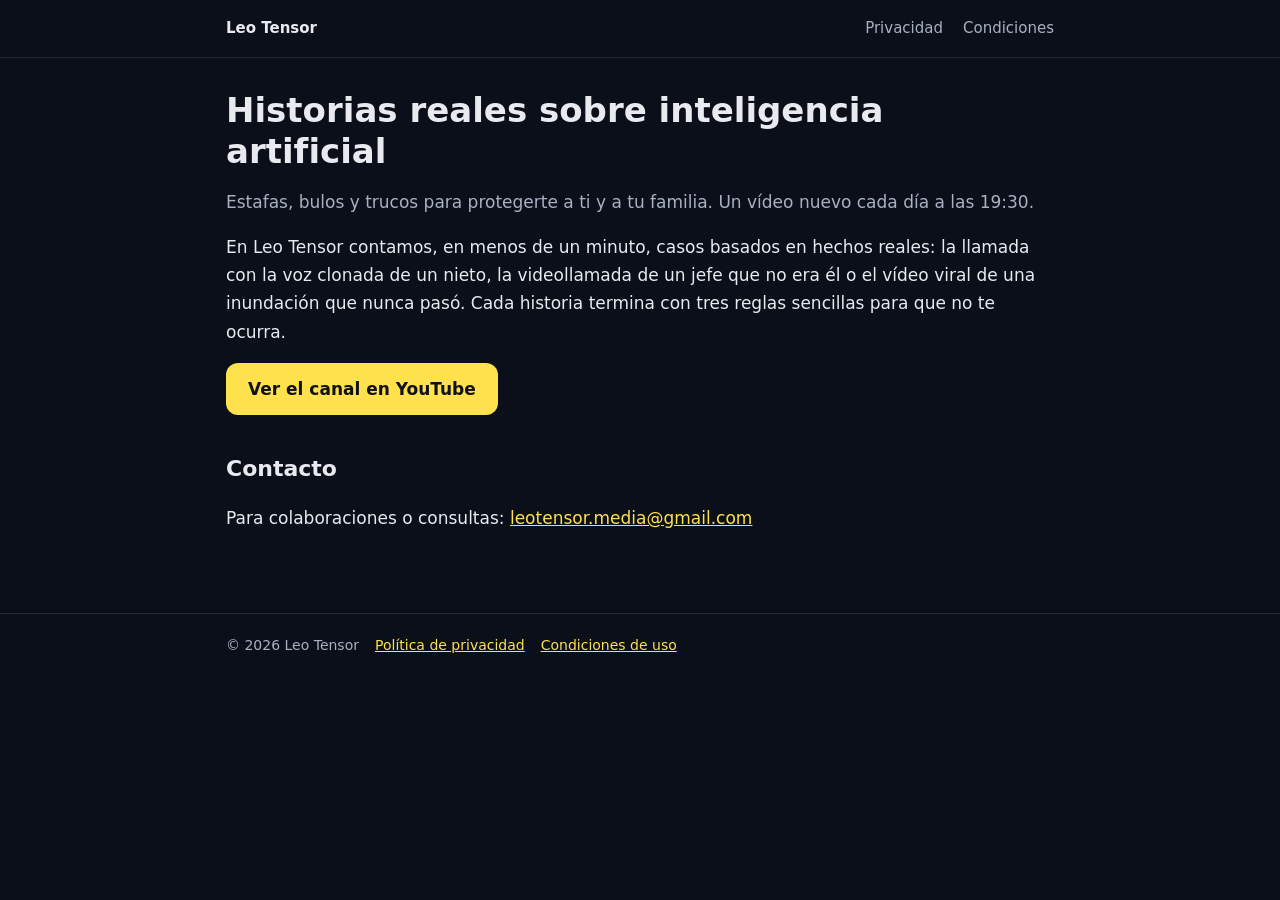
<file: index.html>
<!doctype html>
<html lang="es">
<head>
<meta charset="utf-8">
<meta name="viewport" content="width=device-width, initial-scale=1">
<!-- VERIFICACION_GOOGLE -->
<title>Leo Tensor · Historias reales sobre inteligencia artificial</title>
<meta name="description" content="Historias reales sobre inteligencia artificial: estafas, bulos y trucos para protegerte a ti y a tu familia. Un vídeo nuevo cada día a las 19:30.">
<link rel="stylesheet" href="estilo.css">
</head>
<body>
<header><nav><a class="marca" href="index.html">Leo Tensor</a><a href="privacidad.html">Privacidad</a><a href="condiciones.html">Condiciones</a></nav></header>
<main>
  <h1>Historias reales sobre inteligencia artificial</h1>
  <p class="tenue">Estafas, bulos y trucos para protegerte a ti y a tu familia. Un vídeo nuevo cada día a las 19:30.</p>
  <p>En Leo Tensor contamos, en menos de un minuto, casos basados en hechos reales: la llamada con la voz clonada de un nieto, la videollamada de un jefe que no era él o el vídeo viral de una inundación que nunca pasó. Cada historia termina con tres reglas sencillas para que no te ocurra.</p>
  <p><a class="boton" href="https://www.youtube.com/@leotensor">Ver el canal en YouTube</a></p>
  <h2>Contacto</h2>
  <p>Para colaboraciones o consultas: <a href="mailto:leotensor.media@gmail.com">leotensor.media@gmail.com</a></p>
</main>
<footer><div><span>© 2026 Leo Tensor</span><a href="privacidad.html">Política de privacidad</a><a href="condiciones.html">Condiciones de uso</a></div></footer>
</body>
</html>
</file>
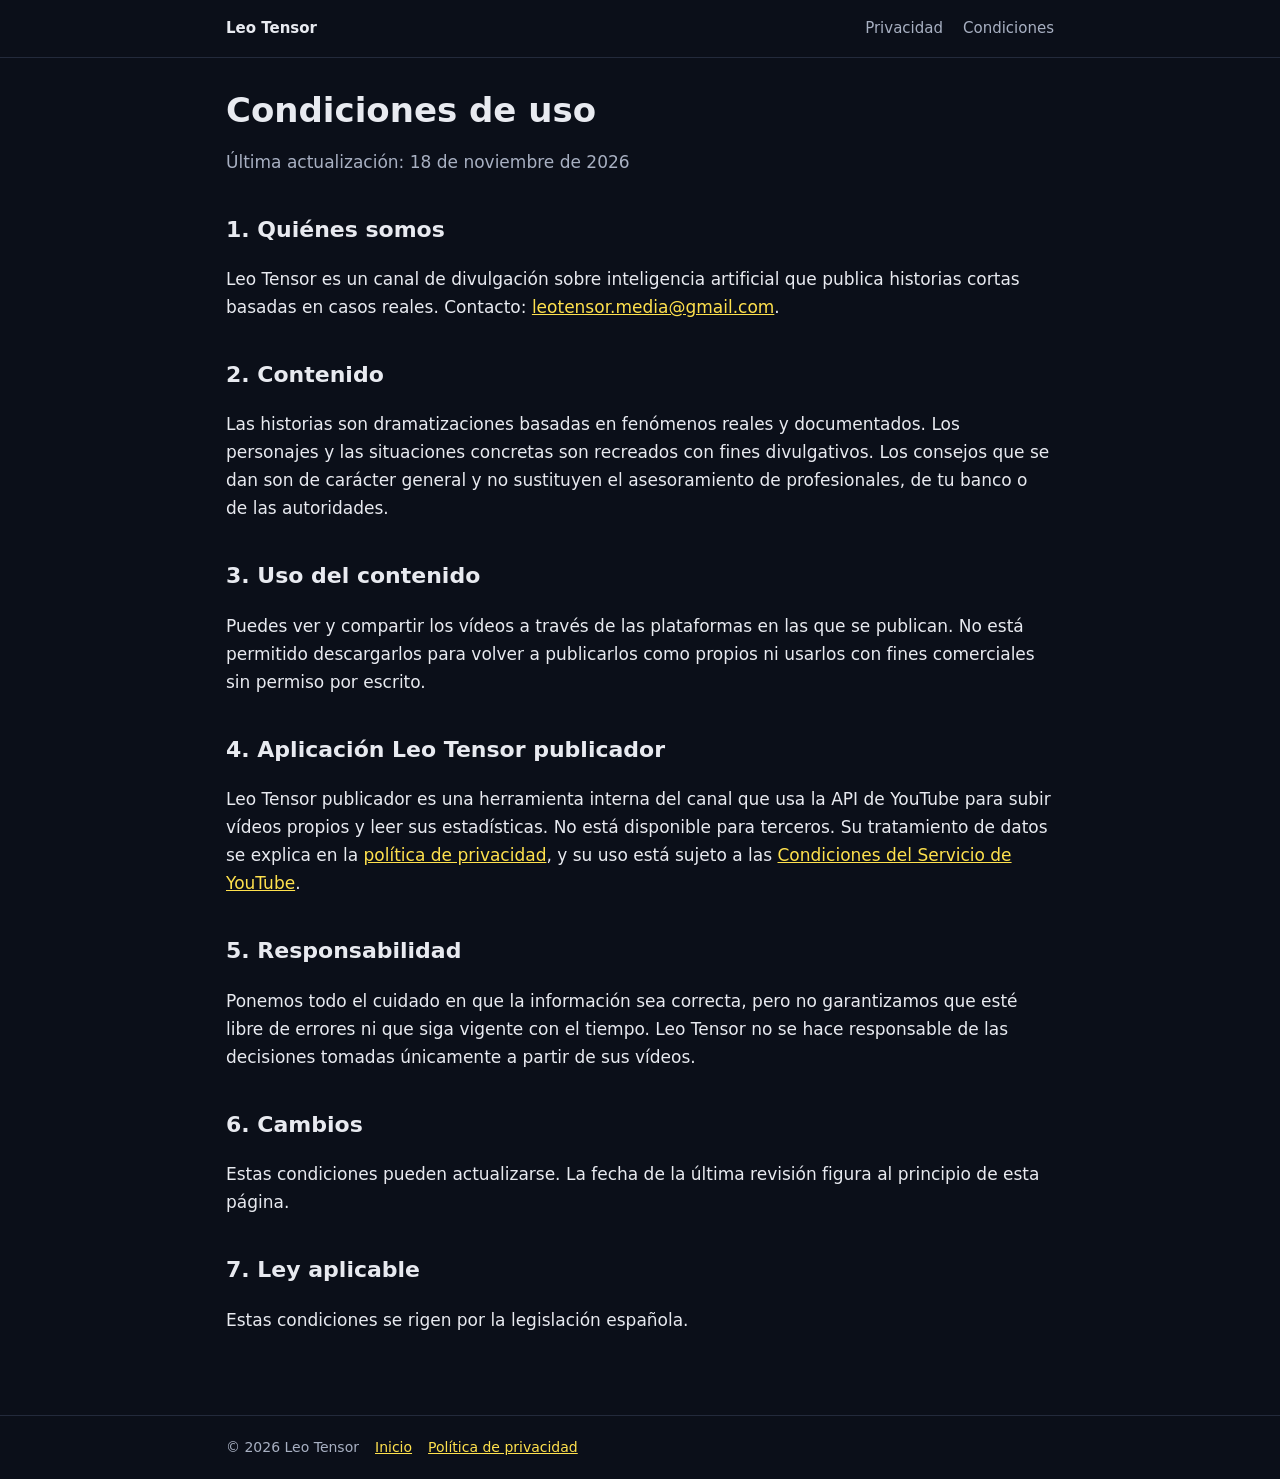
<file: condiciones.html>
<!doctype html>
<html lang="es">
<head>
<meta charset="utf-8">
<meta name="viewport" content="width=device-width, initial-scale=1">
<title>Condiciones de uso · Leo Tensor</title>
<link rel="stylesheet" href="estilo.css">
</head>
<body>
<header><nav><a class="marca" href="index.html">Leo Tensor</a><a href="privacidad.html">Privacidad</a><a href="condiciones.html">Condiciones</a></nav></header>
<main>
  <h1>Condiciones de uso</h1>
  <p class="tenue">Última actualización: 18 de noviembre de 2026</p>

  <h2>1. Quiénes somos</h2>
  <p>Leo Tensor es un canal de divulgación sobre inteligencia artificial que publica historias cortas basadas en casos reales. Contacto: <a href="mailto:leotensor.media@gmail.com">leotensor.media@gmail.com</a>.</p>

  <h2>2. Contenido</h2>
  <p>Las historias son dramatizaciones basadas en fenómenos reales y documentados. Los personajes y las situaciones concretas son recreados con fines divulgativos. Los consejos que se dan son de carácter general y no sustituyen el asesoramiento de profesionales, de tu banco o de las autoridades.</p>

  <h2>3. Uso del contenido</h2>
  <p>Puedes ver y compartir los vídeos a través de las plataformas en las que se publican. No está permitido descargarlos para volver a publicarlos como propios ni usarlos con fines comerciales sin permiso por escrito.</p>

  <h2>4. Aplicación Leo Tensor publicador</h2>
  <p>Leo Tensor publicador es una herramienta interna del canal que usa la API de YouTube para subir vídeos propios y leer sus estadísticas. No está disponible para terceros. Su tratamiento de datos se explica en la <a href="privacidad.html">política de privacidad</a>, y su uso está sujeto a las <a href="https://www.youtube.com/t/terms">Condiciones del Servicio de YouTube</a>.</p>

  <h2>5. Responsabilidad</h2>
  <p>Ponemos todo el cuidado en que la información sea correcta, pero no garantizamos que esté libre de errores ni que siga vigente con el tiempo. Leo Tensor no se hace responsable de las decisiones tomadas únicamente a partir de sus vídeos.</p>

  <h2>6. Cambios</h2>
  <p>Estas condiciones pueden actualizarse. La fecha de la última revisión figura al principio de esta página.</p>

  <h2>7. Ley aplicable</h2>
  <p>Estas condiciones se rigen por la legislación española.</p>
</main>
<footer><div><span>© 2026 Leo Tensor</span><a href="index.html">Inicio</a><a href="privacidad.html">Política de privacidad</a></div></footer>
</body>
</html>
</file>
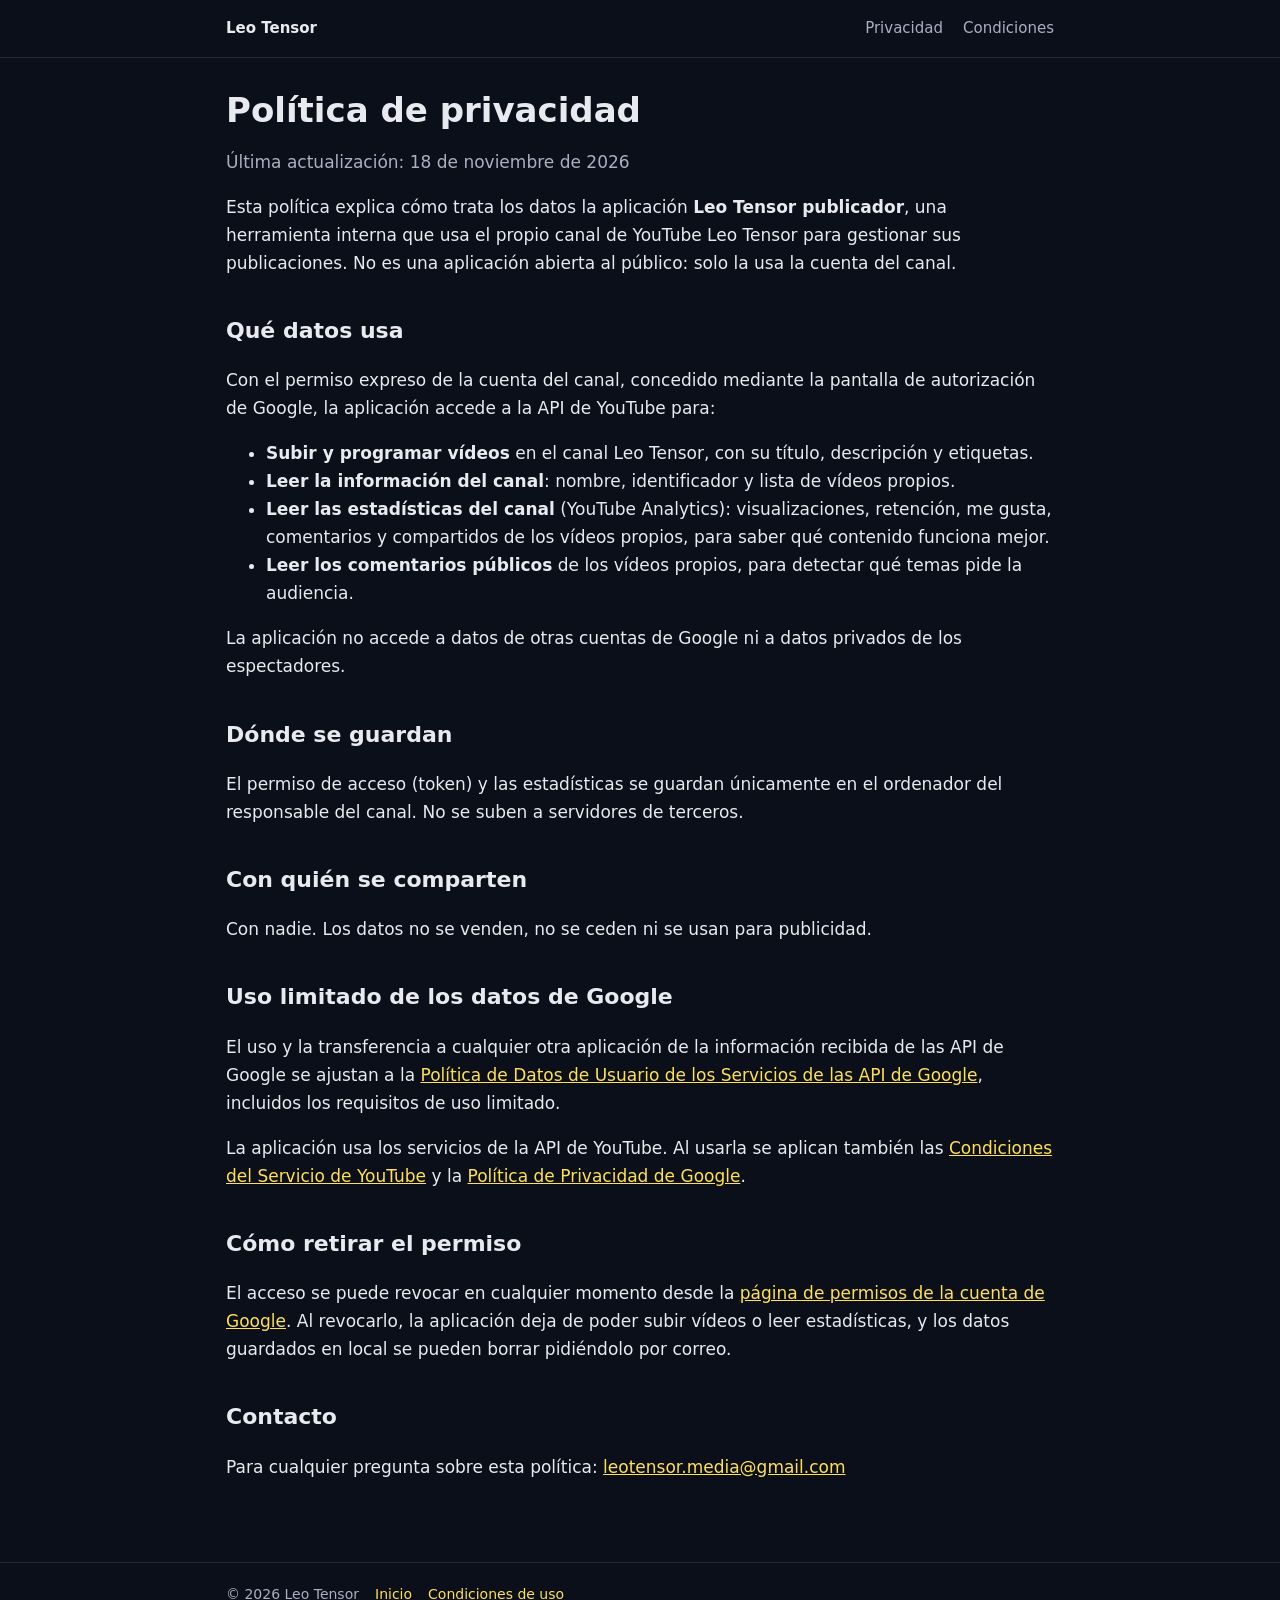
<file: privacidad.html>
<!doctype html>
<html lang="es">
<head>
<meta charset="utf-8">
<meta name="viewport" content="width=device-width, initial-scale=1">
<title>Política de privacidad · Leo Tensor</title>
<link rel="stylesheet" href="estilo.css">
</head>
<body>
<header><nav><a class="marca" href="index.html">Leo Tensor</a><a href="privacidad.html">Privacidad</a><a href="condiciones.html">Condiciones</a></nav></header>
<main>
  <h1>Política de privacidad</h1>
  <p class="tenue">Última actualización: 18 de noviembre de 2026</p>

  <p>Esta política explica cómo trata los datos la aplicación <strong>Leo Tensor publicador</strong>, una herramienta interna que usa el propio canal de YouTube Leo Tensor para gestionar sus publicaciones. No es una aplicación abierta al público: solo la usa la cuenta del canal.</p>

  <h2>Qué datos usa</h2>
  <p>Con el permiso expreso de la cuenta del canal, concedido mediante la pantalla de autorización de Google, la aplicación accede a la API de YouTube para:</p>
  <ul>
    <li><strong>Subir y programar vídeos</strong> en el canal Leo Tensor, con su título, descripción y etiquetas.</li>
    <li><strong>Leer la información del canal</strong>: nombre, identificador y lista de vídeos propios.</li>
    <li><strong>Leer las estadísticas del canal</strong> (YouTube Analytics): visualizaciones, retención, me gusta, comentarios y compartidos de los vídeos propios, para saber qué contenido funciona mejor.</li>
    <li><strong>Leer los comentarios públicos</strong> de los vídeos propios, para detectar qué temas pide la audiencia.</li>
  </ul>
  <p>La aplicación no accede a datos de otras cuentas de Google ni a datos privados de los espectadores.</p>

  <h2>Dónde se guardan</h2>
  <p>El permiso de acceso (token) y las estadísticas se guardan únicamente en el ordenador del responsable del canal. No se suben a servidores de terceros.</p>

  <h2>Con quién se comparten</h2>
  <p>Con nadie. Los datos no se venden, no se ceden ni se usan para publicidad.</p>

  <h2>Uso limitado de los datos de Google</h2>
  <p>El uso y la transferencia a cualquier otra aplicación de la información recibida de las API de Google se ajustan a la <a href="https://developers.google.com/terms/api-services-user-data-policy">Política de Datos de Usuario de los Servicios de las API de Google</a>, incluidos los requisitos de uso limitado.</p>
  <p>La aplicación usa los servicios de la API de YouTube. Al usarla se aplican también las <a href="https://www.youtube.com/t/terms">Condiciones del Servicio de YouTube</a> y la <a href="https://policies.google.com/privacy">Política de Privacidad de Google</a>.</p>

  <h2>Cómo retirar el permiso</h2>
  <p>El acceso se puede revocar en cualquier momento desde la <a href="https://myaccount.google.com/permissions">página de permisos de la cuenta de Google</a>. Al revocarlo, la aplicación deja de poder subir vídeos o leer estadísticas, y los datos guardados en local se pueden borrar pidiéndolo por correo.</p>

  <h2>Contacto</h2>
  <p>Para cualquier pregunta sobre esta política: <a href="mailto:leotensor.media@gmail.com">leotensor.media@gmail.com</a></p>
</main>
<footer><div><span>© 2026 Leo Tensor</span><a href="index.html">Inicio</a><a href="condiciones.html">Condiciones de uso</a></div></footer>
</body>
</html>
</file>
<file: estilo.css>
:root { --fondo: #0b0f19; --texto: #e8eaf0; --tenue: #a8b0c2; --acento: #ffe14d; --borde: #232a3b; }
* { box-sizing: border-box; }
body { margin: 0; background: var(--fondo); color: var(--texto); font: 17px/1.65 system-ui, -apple-system, "Segoe UI", Roboto, sans-serif; }
header { border-bottom: 1px solid var(--borde); }
nav { max-width: 860px; margin: 0 auto; padding: 16px; display: flex; gap: 20px; align-items: center; flex-wrap: wrap; }
nav .marca { font-weight: 800; color: var(--texto); text-decoration: none; margin-right: auto; }
nav a { color: var(--tenue); text-decoration: none; font-size: 15px; }
nav a:hover { color: var(--acento); }
main { max-width: 860px; margin: 0 auto; padding: 32px 16px 64px; }
h1 { font-size: 34px; line-height: 1.2; margin: 0 0 12px; }
h2 { font-size: 22px; margin: 36px 0 8px; }
p, li { color: var(--texto); }
.tenue { color: var(--tenue); }
.banner { width: 100%; border-radius: 14px; border: 1px solid var(--borde); margin: 8px 0 24px; }
.boton { display: inline-block; background: var(--acento); color: #111; font-weight: 800; padding: 12px 22px; border-radius: 12px; text-decoration: none; }
a { color: var(--acento); }
footer { border-top: 1px solid var(--borde); color: var(--tenue); font-size: 14px; }
footer div { max-width: 860px; margin: 0 auto; padding: 20px 16px; display: flex; gap: 16px; flex-wrap: wrap; }
</file>
